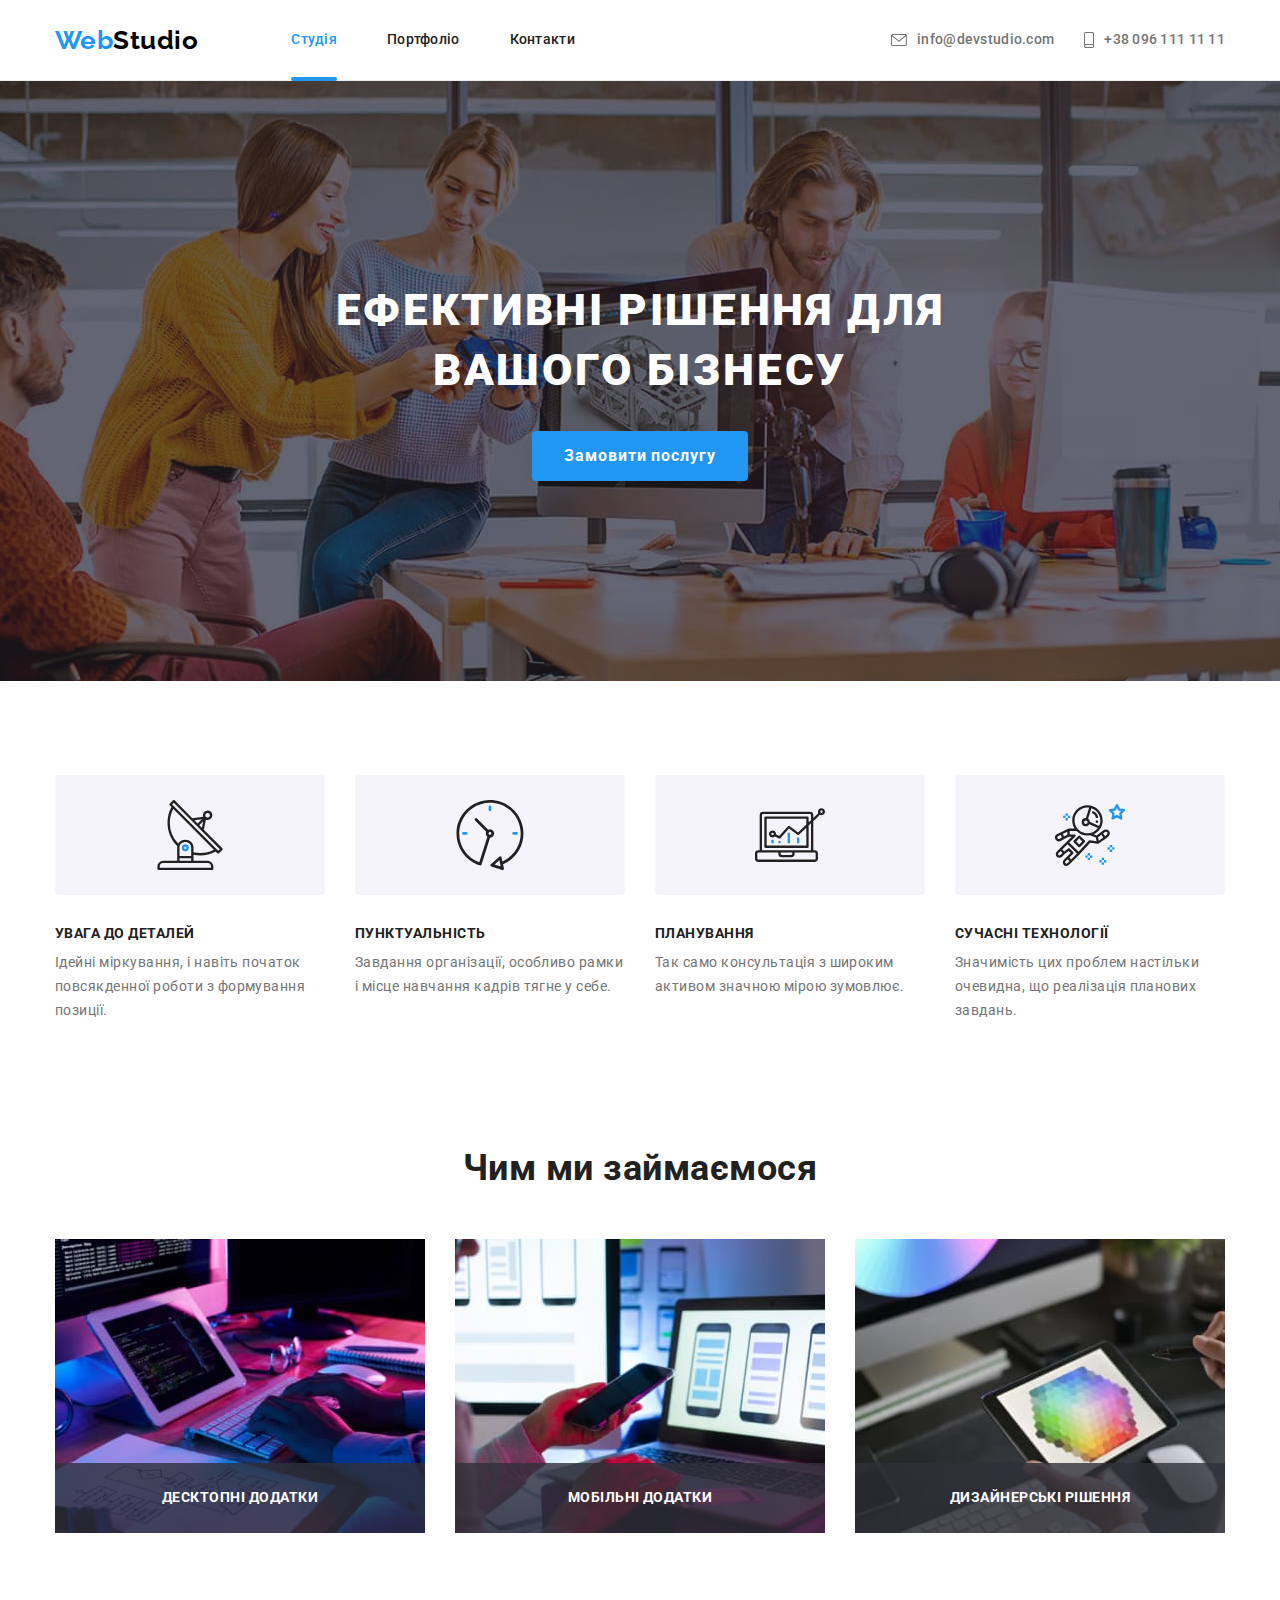
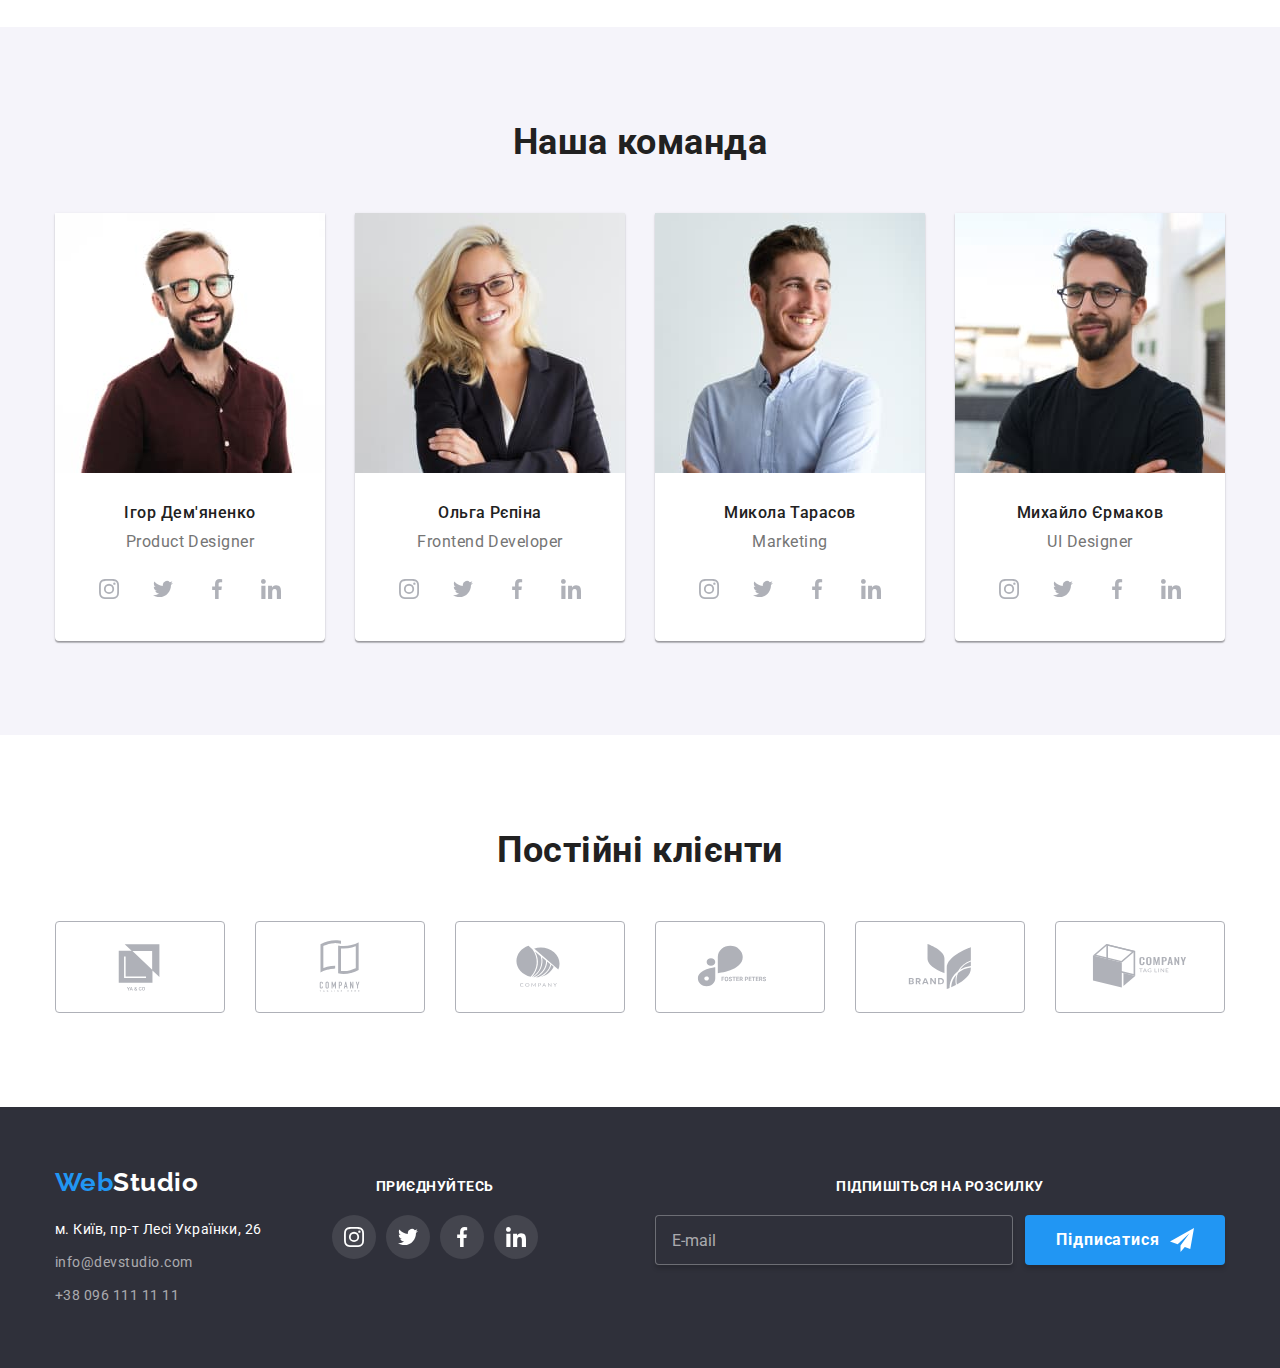
<file: index.html>
<!DOCTYPE html>
<html lang="uk">
  <head>
    <meta charset="UTF-8" />
    <meta http-equiv="X-UA-Compatible" content="IE=edge" />
    <meta name="viewport" content="width=device-width, initial-scale=1.0" />
    <title>WebStudio</title>
    <link rel="preconnect" href="https://fonts.googleapis.com" />
    <link rel="preconnect" href="https://fonts.gstatic.com" crossorigin />
    <link
      href="https://fonts.googleapis.com/css2?family=Raleway:wght@700&family=Roboto:wght@400;500;700;900&display=swap"
      rel="stylesheet"
    />
    <link
      rel="stylesheet"
      href="https://cdn.jsdelivr.net/npm/modern-normalize@1.1.0/modern-normalize.min.css"
    />
    <link rel="stylesheet" href="./css/main.min.css" />
  </head>

  <body>
    <header class="page-header">
      <div class="container page-header__flex">
        <nav class="page-navigation">
          <a href="./index.html" class="logo link logo__top"
            >Web<span class="logo__header_dark">Studio</span></a
          >
          <ul class="site-nav list">
            <li class="site-nav__item">
              <a href="./index.html" class="link site-nav_current">Студія</a>
            </li>
            <li class="site-nav__item">
              <a href="./portfolio.html" class="link">Портфоліо</a>
            </li>
            <li class="site-nav__item"><a href="" class="link">Контакти</a></li>
          </ul>
        </nav>

        <button type="button" class="open-mobile-menu js-open-menu">
          <svg
            class="open-mobile-menu__icon"
            lang="en"
            aria-label="open mobile menu icon"
            width="40px"
            height="40px"
          >
            <use href="./images/icons.svg#icon-mobile-menu"></use>
          </svg>
        </button>

        <ul class="auth-nav list">
          <li class="site-nav__item">
            <a href="mailto:info@devstudio.com" class="link">
              <svg
                class="site-nav__mail"
                lang="en"
                aria-label="envelope icon"
                width="16px"
                height="12px"
              >
                <use href="./images/icons.svg#icon-envelope"></use>
              </svg>
              info@devstudio.com</a
            >
          </li>
          <li class="site-nav__item">
            <a href="tel:+380961111111" class="link">
              <svg
                class="site-nav__phone"
                lang="en"
                aria-label="smartphone icon"
                width="10px"
                height="16px"
              >
                <use href="./images/icons.svg#icon-smartphone"></use>
              </svg>
              +38 096 111 11 11</a
            >
          </li>
        </ul>
      </div>

      <!-- MOBILE MENU -->
      <div class="mobile-menu js-menu-container">
        <div class="container mobile-menu__container">
          <button type="button" class="mobile-menu__close-btn js-close-menu">
            <svg
              lang="en"
              aria-label="close menu btn icon"
              width="40px"
              height="40px"
              class="mobile-menu__close-btn-icon"
            >
              <use href="./images/icons.svg#icon-close"></use>
            </svg>
          </button>
          <ul class="list mob-site-nav">
            <li class="mob-site-nav__item">
              <a class="link mob-site-nav_current" href="./index.html"
                >Студія</a
              >
            </li>
            <li class="mob-site-nav__item">
              <a class="link" href="./portfolio.html">Портфоліо</a>
            </li>
            <li class="mob-site-nav__item">
              <a class="link" href="">Контакти</a>
            </li>
          </ul>

          <div class="mob-menu__wrapper">
            <ul class="list mob-auth-nav">
              <li class="mob-auth-nav__item">
                <a href="tel:+380961111111" class="link phone"
                  >+38 096 111 11 11</a
                >
              </li>
              <li class="mob-auth-nav__item">
                <a href="mailto:info@devstudio.com" class="link mail"
                  >info@devstudio.com</a
                >
              </li>
            </ul>

            <ul class="list mob-social-list">
              <li class="mob-social-list__item">
                <a href="" class="link mob-social-list__link">Instagram</a>
              </li>
              <li class="mob-social-list__item">
                <a href="" class="link mob-social-list__link">Twitter</a>
              </li>
              <li class="mob-social-list__item">
                <a href="" class="link mob-social-list__link">Facebook</a>
              </li>
              <li class="mob-social-list__item">
                <a href="" class="link mob-social-list__link">LinkedIn</a>
              </li>
            </ul>
          </div>
        </div>
      </div>
    </header>

    <main>
      <!-- Hero -->
      <section class="hero hero__overlay">
        <div class="container">
          <h1 class="hero__title">
            Ефективні рішення для <br />
            вашого бізнесу
          </h1>
          <button data-modal-open type="button" class="btn hero__btn">
            Замовити послугу
          </button>
        </div>
      </section>

      <!-- Наші переваги -->
      <section class="section section_top_padding">
        <div class="container">
          <h2 class="visually-hidden">Наші переваги</h2>
          <ul class="advantage list">
            <li class="advantage__element">
              <div class="advantage__thumb">
                <svg
                  lang="en"
                  aria-label="antenna icon"
                  width="70px"
                  height="70px"
                  class="advantage__icon"
                >
                  <use href="./images/icons.svg#icon-antenna"></use>
                </svg>
              </div>
              <h3 class="advantage__title">Увага до деталей</h3>
              <p class="advantage__paragraph">
                Ідейні міркування, і навіть початок повсякденної роботи з
                формування позиції.
              </p>
            </li>

            <li class="advantage__element">
              <div class="advantage__thumb">
                <svg
                  lang="en"
                  aria-label="clock icon"
                  width="70px"
                  height="70px"
                  class="advantage__icon"
                >
                  <use href="./images/icons.svg#icon-clock"></use>
                </svg>
              </div>
              <h3 class="advantage__title">Пунктуальність</h3>
              <p class="advantage__paragraph">
                Завдання організації, особливо рамки і місце навчання кадрів
                тягне у себе.
              </p>
            </li>

            <li class="advantage__element">
              <div class="advantage__thumb">
                <svg
                  lang="en"
                  aria-label="diagram icon"
                  width="70px"
                  height="70px"
                  class="advantage__icon"
                >
                  <use href="./images/icons.svg#icon-diagram"></use>
                </svg>
              </div>
              <h3 class="advantage__title">Планування</h3>
              <p class="advantage__paragraph">
                Так само консультація з широким активом значною мірою зумовлює.
              </p>
            </li>

            <li class="advantage__element">
              <div class="advantage__thumb">
                <svg
                  lang="en"
                  aria-label="astronaut icon"
                  width="70px"
                  height="70px"
                  class="advantage__icon"
                >
                  <use href="./images/icons.svg#icon-astronaut"></use>
                </svg>
              </div>
              <h3 class="advantage__title">Сучасні технології</h3>
              <p class="advantage__paragraph">
                Значимість цих проблем настільки очевидна, що реалізація
                планових завдань.
              </p>
            </li>
          </ul>
        </div>
      </section>

      <!-- Чим ми займаємося -->
      <section class="section section__hidden">
        <div class="container">
          <h2 class="section-title">Чим ми займаємося</h2>
          <ul class="list flex-container">
            <li class="flex-element">
              <img
                srcset="./images/desktop/box1-desk@2x.jpg 2x"
                src="./images/desktop/box1-desk.jpg"
                alt="Хтось друкує на клавіатурі"
              />
              <h3 class="flex-element-overlay">Десктопні додатки</h3>
            </li>
            <li class="flex-element">
              <img
                srcset="./images/desktop/box2-desk@2x.jpg 2x"
                src="./images/desktop/box2-desk.jpg"
                alt="Людина з телефоном та ноутбуком"
              />
              <h3 class="flex-element-overlay">Мобільні додатки</h3>
            </li>
            <li class="flex-element">
              <img
                srcset="./images/desktop/box3-desk@2x.jpg 2x"
                src="./images/desktop/box3-desk.jpg"
                alt="Планшет з різнокольоровим зображенням"
              />
              <h3 class="flex-element-overlay">Дизайнерські рішення</h3>
            </li>
          </ul>
        </div>
      </section>

      <!-- Наша команда -->
      <section class="team section">
        <div class="container">
          <h2 class="section-title">Наша команда</h2>
          <ul class="list flex-team">
            <li class="flex-team-element">
              <picture>
                <source
                  srcset="
                    ./images/desktop/img(1)-desk.jpg    1x,
                    ./images/desktop/img(1)-desk@2x.jpg 2x
                  "
                  media="(min-width: 1200px)"
                />
                <source
                  srcset="
                    ./images/tablet/img1-tab.jpg    1x,
                    ./images/tablet/img1-tab@2x.jpg 2x
                  "
                  media="(min-width: 768px)"
                />
                <source
                  srcset="
                    ./images/mobile/img(1)-mob.jpg    1x,
                    ./images/mobile/img(1)@2x-mob.jpg 2x
                  "
                  media="(max-width: 767px)"
                />
                <img
                  src="./images/mobile/img(1)-mob.jpg"
                  alt="Фото Ігоря Дем'яненко"
                  class="team-photo"
                />
              </picture>

              <div class="team-content">
                <h3 class="team-title">Ігор Дем'яненко</h3>
                <p lang="en" class="team-paragraph">Product Designer</p>
                <ul class="social-list">
                  <li class="social-list-item list">
                    <a href="" class="social-list-link">
                      <svg
                        lang="en"
                        aria-label="instagram icon"
                        width="20px"
                        height="20px"
                        class="social-list-icon"
                      >
                        <use href="./images/icons.svg#icon-instagram"></use>
                      </svg>
                    </a>
                  </li>
                  <li class="social-list-item list">
                    <a href="" class="social-list-link">
                      <svg
                        lang="en"
                        aria-label="twitter icon"
                        width="20px"
                        height="20px"
                        class="social-list-icon"
                      >
                        <use href="./images/icons.svg#icon-twitter"></use>
                      </svg>
                    </a>
                  </li>
                  <li class="social-list-item list">
                    <a href="" class="social-list-link">
                      <svg
                        lang="en"
                        aria-label="facebook icon"
                        width="20px"
                        height="20px"
                        class="social-list-icon"
                      >
                        <use href="./images/icons.svg#icon-facebook"></use>
                      </svg>
                    </a>
                  </li>
                  <li class="social-list-item list">
                    <a href="" class="social-list-link">
                      <svg
                        lang="en"
                        aria-label="linkedin icon"
                        width="20px"
                        height="20px"
                        class="social-list-icon"
                      >
                        <use href="./images/icons.svg#icon-linkedin"></use>
                      </svg>
                    </a>
                  </li>
                </ul>
              </div>
            </li>

            <li class="flex-team-element">
              <picture>
                <source
                  srcset="
                    ./images/desktop/img(2)-desk.jpg    1x,
                    ./images/desktop/img(2)-desk@2x.jpg 2x
                  "
                  media="(min-width: 1200px)"
                />
                <source
                  srcset="
                    ./images/tablet/img2-tab.jpg    1x,
                    ./images/tablet/img2-tab@2x.jpg 2x
                  "
                  media="(min-width: 768px)"
                />
                <source
                  srcset="
                    ./images/mobile/img(2)-mob.jpg    1x,
                    ./images/mobile/img(2)@2x-mob.jpg 2x
                  "
                  media="(max-width: 767px)"
                />
                <img
                  src="./images/mobile/img(2)-mob.jpg"
                  alt="Фото Ольги Рєпіної"
                  class="team-photo"
                />
              </picture>
              <div class="team-content">
                <h3 class="team-title">Ольга Рєпіна</h3>
                <p lang="en" class="team-paragraph">Frontend Developer</p>
                <ul class="social-list">
                  <li class="social-list-item list">
                    <a href="" class="social-list-link">
                      <svg
                        lang="en"
                        aria-label="instagram icon"
                        width="20px"
                        height="20px"
                        class="social-list-icon"
                      >
                        <use href="./images/icons.svg#icon-instagram"></use>
                      </svg>
                    </a>
                  </li>
                  <li class="social-list-item list">
                    <a href="" class="social-list-link">
                      <svg
                        lang="en"
                        aria-label="twitter icon"
                        width="20px"
                        height="20px"
                        class="social-list-icon"
                      >
                        <use href="./images/icons.svg#icon-twitter"></use>
                      </svg>
                    </a>
                  </li>
                  <li class="social-list-item list">
                    <a href="" class="social-list-link">
                      <svg
                        lang="en"
                        aria-label="facebook icon"
                        width="20px"
                        height="20px"
                        class="social-list-icon"
                      >
                        <use href="./images/icons.svg#icon-facebook"></use>
                      </svg>
                    </a>
                  </li>
                  <li class="social-list-item list">
                    <a href="" class="social-list-link">
                      <svg
                        lang="en"
                        aria-label="linkedin icon"
                        width="20px"
                        height="20px"
                        class="social-list-icon"
                      >
                        <use href="./images/icons.svg#icon-linkedin"></use>
                      </svg>
                    </a>
                  </li>
                </ul>
              </div>
            </li>

            <li class="flex-team-element">
              <picture>
                <source
                  srcset="
                    ./images/desktop/img(3)-desk.jpg    1x,
                    ./images/desktop/img(3)-desk@2x.jpg 2x
                  "
                  media="(min-width: 1200px)"
                />
                <source
                  srcset="
                    ./images/tablet/img3-tab.jpg    1x,
                    ./images/tablet/img3-tab@2x.jpg 2x
                  "
                  media="(min-width: 768px)"
                />
                <source
                  srcset="
                    ./images/mobile/img3-mob.jpg    1x,
                    ./images/mobile/img3@2x-mob.jpg 2x
                  "
                  media="(max-width: 767px)"
                />
                <img
                  src="./images/mobile/img3-mob.jpg"
                  alt="Фото Миколи Тарасова"
                  class="team-photo"
                />
              </picture>

              <div class="team-content">
                <h3 class="team-title">Микола Тарасов</h3>
                <p lang="en" class="team-paragraph">Marketing</p>
                <ul class="social-list">
                  <li class="social-list-item list">
                    <a href="" class="social-list-link">
                      <svg
                        lang="en"
                        aria-label="instagram icon"
                        width="20px"
                        height="20px"
                        class="social-list-icon"
                      >
                        <use href="./images/icons.svg#icon-instagram"></use>
                      </svg>
                    </a>
                  </li>
                  <li class="social-list-item list">
                    <a href="" class="social-list-link">
                      <svg
                        lang="en"
                        aria-label="twitter icon"
                        width="20px"
                        height="20px"
                        class="social-list-icon"
                      >
                        <use href="./images/icons.svg#icon-twitter"></use>
                      </svg>
                    </a>
                  </li>
                  <li class="social-list-item list">
                    <a href="" class="social-list-link">
                      <svg
                        lang="en"
                        aria-label="facebook icon"
                        width="20px"
                        height="20px"
                        class="social-list-icon"
                      >
                        <use href="./images/icons.svg#icon-facebook"></use>
                      </svg>
                    </a>
                  </li>
                  <li class="social-list-item list">
                    <a href="" class="social-list-link">
                      <svg
                        lang="en"
                        aria-label="linkedin icon"
                        width="20px"
                        height="20px"
                        class="social-list-icon"
                      >
                        <use href="./images/icons.svg#icon-linkedin"></use>
                      </svg>
                    </a>
                  </li>
                </ul>
              </div>
            </li>

            <li class="flex-team-element">
              <picture>
                <source
                  srcset="
                    ./images/desktop/img(4)-desk.jpg    1x,
                    ./images/desktop/img(4)-desk@2x.jpg 2x
                  "
                  media="(min-width: 1200px)"
                />
                <source
                  srcset="
                    ./images/tablet/img4-tab.jpg    1x,
                    ./images/tablet/img4-tab@2x.jpg 2x
                  "
                  media="(min-width: 768px)"
                />
                <source
                  srcset="
                    ./images/mobile/img4-mob.jpg    1x,
                    ./images/mobile/img4@2x-mob.jpg 2x
                  "
                  media="(max-width: 767px)"
                />
                <img
                  src="./images/our-team/img(4).jpg"
                  alt="Фото Михайла Єрмакова"
                  class="team-photo"
                />
              </picture>
              <div class="team-content">
                <h3 class="team-title">Михайло Єрмаков</h3>
                <p lang="en" class="team-paragraph">UI Designer</p>
                <ul class="social-list">
                  <li class="social-list-item list">
                    <a href="" class="social-list-link">
                      <svg
                        lang="en"
                        aria-label="instagram icon"
                        width="20px"
                        height="20px"
                        class="social-list-icon"
                      >
                        <use href="./images/icons.svg#icon-instagram"></use>
                      </svg>
                    </a>
                  </li>
                  <li class="social-list-item list">
                    <a href="" class="social-list-link">
                      <svg
                        lang="en"
                        aria-label="twitter icon"
                        width="20px"
                        height="20px"
                        class="social-list-icon"
                      >
                        <use href="./images/icons.svg#icon-twitter"></use>
                      </svg>
                    </a>
                  </li>
                  <li class="social-list-item list">
                    <a href="" class="social-list-link">
                      <svg
                        lang="en"
                        aria-label="facebook icon"
                        width="20px"
                        height="20px"
                        class="social-list-icon"
                      >
                        <use href="./images/icons.svg#icon-facebook"></use>
                      </svg>
                    </a>
                  </li>
                  <li class="social-list-item list">
                    <a href="" class="social-list-link">
                      <svg
                        lang="en"
                        aria-label="linkedin icon"
                        width="20px"
                        height="20px"
                        class="social-list-icon"
                      >
                        <use href="./images/icons.svg#icon-linkedin"></use>
                      </svg>
                    </a>
                  </li>
                </ul>
              </div>
            </li>
          </ul>
        </div>
      </section>

      <!-- Постійні клієнти -->
      <section class="section section_top_padding">
        <div class="container">
          <h2 class="section-title">Постійні клієнти</h2>
          <ul class="client">
            <li class="client__item list">
              <a href="" class="client__link">
                <svg
                  lang="en"
                  aria-label="client1 icon"
                  width="106px"
                  height="60px"
                  class="client__icon"
                >
                  <use href="./images/icons.svg#icon-client1"></use>
                </svg>
              </a>
            </li>

            <li class="client__item list">
              <a href="" class="client__link">
                <svg
                  lang="en"
                  aria-label="client2 icon"
                  width="106px"
                  height="60px"
                  class="client__icon"
                >
                  <use href="./images/icons.svg#icon-client2"></use>
                </svg>
              </a>
            </li>

            <li class="client__item list">
              <a href="" class="client__link">
                <svg
                  lang="en"
                  aria-label="client3 icon"
                  width="106px"
                  height="60px"
                  class="client__icon"
                >
                  <use href="./images/icons.svg#icon-client3"></use>
                </svg>
              </a>
            </li>

            <li class="client__item list">
              <a href="" class="client__link">
                <svg
                  lang="en"
                  aria-label="client4 icon"
                  width="106px"
                  height="60px"
                  class="client__icon"
                >
                  <use href="./images/icons.svg#icon-client4"></use>
                </svg>
              </a>
            </li>

            <li class="client__item list">
              <a href="" class="client__link">
                <svg
                  lang="en"
                  aria-label="client5 icon"
                  width="106px"
                  height="60px"
                  class="client__icon"
                >
                  <use href="./images/icons.svg#icon-client5"></use>
                </svg>
              </a>
            </li>

            <li class="client__item list">
              <a href="" class="client__link">
                <svg
                  lang="en"
                  aria-label="client6 icon"
                  width="106px"
                  height="60px"
                  class="client__icon"
                >
                  <use href="./images/icons.svg#icon-client6"></use>
                </svg>
              </a>
            </li>
          </ul>
        </div>
      </section>
    </main>

    <footer class="footer">
      <div class="container footer-flex">
        <div class="footer-wrapper">
          <a href="./index.html" class="logo link logo-bottom"
            >Web<span class="logo-footer">Studio</span></a
          >

          <address>
            <ul class="list address">
              <li class="footer-contacts">
                <a
                  href="https://goo.gl/maps/CPtrU1FHBa2aNyZL9"
                  target="_blank"
                  rel="noopener noreferrer nofollow"
                  class="location link"
                  >м. Київ, пр-т Лесі Українки, 26</a
                >
              </li>
              <li class="footer-contacts">
                <a href="mailto:info@devstudio.com" class="link contacts"
                  >info@devstudio.com</a
                >
              </li>
              <li class="footer-contacts">
                <a href="tel:+380961111111" class="link contacts"
                  >+38 096 111 11 11</a
                >
              </li>
            </ul>
          </address>
        </div>

        <div class="join">
          <h3 class="join-title">Приєднуйтесь</h3>
          <ul class="social-list">
            <li class="social-list-item list">
              <a href="" class="social-list-link">
                <svg
                  lang="en"
                  aria-label="instagram icon"
                  width="20px"
                  height="20px"
                  class="social-list-icon"
                >
                  <use href="./images/icons.svg#icon-instagram"></use>
                </svg>
              </a>
            </li>
            <li class="social-list-item list">
              <a href="" class="social-list-link">
                <svg
                  lang="en"
                  aria-label="twitter icon"
                  width="20px"
                  height="20px"
                  class="social-list-icon"
                >
                  <use href="./images/icons.svg#icon-twitter"></use>
                </svg>
              </a>
            </li>
            <li class="social-list-item list">
              <a href="" class="social-list-link">
                <svg
                  lang="en"
                  aria-label="facebook icon"
                  width="20px"
                  height="20px"
                  class="social-list-icon"
                >
                  <use href="./images/icons.svg#icon-facebook"></use>
                </svg>
              </a>
            </li>
            <li class="social-list-item list">
              <a href="" class="social-list-link">
                <svg
                  lang="en"
                  aria-label="linkedin icon"
                  width="20px"
                  height="20px"
                  class="social-list-icon"
                >
                  <use href="./images/icons.svg#icon-linkedin"></use>
                </svg>
              </a>
            </li>
          </ul>
        </div>
        <div class="mail-input-wrapper">
          <p class="mail-input-title">Підпишіться на розсилку</p>
          <form class="mail-input">
            <label class="mail-input-field">
              <input
                type="email"
                class="mail-input-input"
                pattern="[a-z0-9._%+-]+@[a-z0-9.-]+\.[a-z]{2,4}$"
                name="user_email"
                placeholder="E-mail"
              />
            </label>
            <button type="submit" class="mail-input-btn">
              <span class="mail-input-btn-text">Підписатися</span>
              <svg
                lang="en"
                aria-label="mail input send icon"
                width="24px"
                height="24px"
                class="send-icon"
              >
                <use href="./images/icons.svg#icon-send"></use>
              </svg>
            </button>
          </form>
        </div>
      </div>
    </footer>

    <!-- Модальне вікно -->
    <div data-modal class="backdrop is-hidden">
      <div class="modal">
        <button data-modal-close type="button" class="modal-close-btn">
          <svg
            lang="en"
            aria-label="close modal window icon"
            width="18px"
            height="18px"
            class="close-icon"
          >
            <use href="./images/icons.svg#icon-close"></use>
          </svg>
        </button>

        <p class="modal-form-title">Залиште свої дані, ми вам передзвонимо</p>
        <form class="modal-form">
          <label class="modal-form-field">
            <span class="modal-form-field-name">Ім'я</span>
            <span class="modal-form-input-wrapper">
              <input
                type="text"
                class="modal-form-input"
                pattern="[a-zA-Zа-яА-ЯіІїЇ']+"
                name="user_name"
              />
              <svg
                lang="en"
                aria-label="person icon"
                width="18px"
                height="18px"
                class="modal-form-input-icon"
              >
                <use href="./images/icons.svg#icon-person-modal"></use>
              </svg>
            </span>
          </label>
          <label class="modal-form-field">
            <span class="modal-form-field-name">Телефон</span>
            <span class="modal-form-input-wrapper">
              <input
                type="tel"
                class="modal-form-input"
                pattern="[0-9]{3}-[0-9]{7}"
                title="xxx-xxxxxxx"
                name="user_phone"
              />
              <svg
                lang="en"
                aria-label="phone icon"
                width="18px"
                height="18px"
                class="modal-form-input-icon"
              >
                <use href="./images/icons.svg#icon-phone-modal"></use>
              </svg>
            </span>
          </label>
          <label class="modal-form-field">
            <span class="modal-form-field-name">Пошта</span>
            <span class="modal-form-input-wrapper">
              <input
                type="email"
                class="modal-form-input"
                pattern="[a-z0-9._%+-]+@[a-z0-9.-]+\.[a-z]{2,4}$"
                name="user_email"
              />
              <svg
                lang="en"
                aria-label="email icon"
                width="18px"
                height="18px"
                class="modal-form-input-icon"
              >
                <use href="./images/icons.svg#icon-email-modal"></use>
              </svg>
            </span>
          </label>
          <label class="modal-form-field last">
            <span class="modal-form-field-name">Коментар</span>
            <textarea
              name="user_message"
              class="modal-form-message"
              placeholder="Введіть текст"
            ></textarea>
          </label>
          <label class="modal-form-checkbox">
            <input
              type="checkbox"
              class="modal-form-check visually-hidden"
              name="contract_conditions"
              required
            />
            <svg
              class="modal-form-own-checkbox"
              lang="en"
              aria-label="check icon"
              width="16px"
              height="15px"
            >
              <use
                class="modal-form-own-checkbox-icon"
                href="./images/icons.svg#icon-check"
              ></use>
            </svg>
            <span class="modal-form-checkbox-text"
              >Погоджуюся з розсилкою та приймаю</span
            >&nbsp;
            <a class="modal-form-checkbox-link" href="">Умови договору</a>
          </label>
          <button type="submit" class="modal-form-submit">Відправити</button>
        </form>
      </div>
    </div>

    <script src="./js/modal.js"></script>

    <script defer src="js/mobile-menu.js"></script>
  </body>
</html>
</file>
<file: css/main.min.css>
:root{--main-font: roboto, sans-serif;--secondary-font: raleway, sans-serif;--main-text-color: #212121;--secondary-text-color: #757575;--accent-blue: #2196f3;--accent-white: #ffffff;--bgc-footer: #2f303a;--bgc-hero: #c4c4c4;--text-color-contacts: rgba(255, 255, 255, 0.6);--bgc-team-btn-portfolio: #f5f4fa;--text-color-logo-header: #000000;--btn-active: #188ce8;--header-border: #ececec;--portfolio-element-border: #eeeeee;--social-link-color: #afb1b8;--social-link-bgc-footer: rgba(255, 255, 255, 0.1);--box-shadow: rgba(0, 0, 0, 0.25);--transition-dur-func: 250ms cubic-bezier(0.4, 0, 0.2, 1)}.client__link,.modal-form-checkbox,.modal-close-btn,.social-list-link{display:flex;align-items:center;justify-content:center}.visually-hidden{position:absolute;white-space:nowrap;width:1px;height:1px;overflow:hidden;border:0;padding:0;clip:rect(0 0 0 0);clip-path:inset(50%);margin:-1px}body{color:var(--main-text-color);background-color:var(--accent-white);font-family:var(--main-font);letter-spacing:.03em}img{display:block;max-width:100%;height:auto}html{box-sizing:border-box}*,*::before,*::after{box-sizing:inherit}h1,h2,h3,p{margin-top:0;margin-bottom:0}ul{margin-top:0;margin-bottom:0;padding-left:0}.list{list-style:none}.link{text-decoration:none;display:block}.section{padding-bottom:60px}.section.section_top_padding{padding-top:60px}@media screen and (min-width: 1200px){.section{padding-bottom:94px}.section.section_top_padding{padding-top:94px}}.container{padding-left:15px;padding-right:15px}@media screen and (min-width: 480px){.container{width:480px;margin-left:auto;margin-right:auto}}@media screen and (min-width: 768px){.container{width:768px}}@media screen and (min-width: 1200px){.container{width:1200px}}@media screen and (max-width: 767px){.mobile-menu{position:fixed;top:0;left:0;z-index:100;width:100%;height:100%;background-color:var(--accent-white);opacity:0;visibility:hidden;pointer-events:none;transition:opacity var(--transition-dur-func),visibility var(--transition-dur-func)}.mobile-menu__container{display:flex;flex-direction:column;position:relative;padding-left:40px;height:100%}.mobile-menu.is-open{opacity:1;visibility:visible;pointer-events:auto}.mobile-menu__close-btn{position:absolute;top:10px;right:15px;background-color:rgba(0,0,0,0);border:0;padding:0;line-height:0;fill:currentColor}.mobile-menu__close-btn-icon{color:var(--main-text-color);transition:color var(--transition-dur-func)}.mobile-menu__close-btn:hover .mobile-menu__close-btn-icon,.mobile-menu__close-btn:focus .mobile-menu__close-btn-icon,.mobile-menu__close-btn:active .mobile-menu__close-btn-icon{color:var(--accent-blue)}}.logo{color:var(--accent-blue);font-family:var(--secondary-font);font-weight:700;font-size:24px;line-height:1.17}.logo__header_dark{color:var(--text-color-logo-header)}.logo-footer{color:var(--accent-white)}.logo-bottom{margin-bottom:20px}@media screen and (min-width: 768px){.logo__top{margin-right:87px}.logo-bottom{margin-left:115px}}@media screen and (min-width: 1200px){.logo{font-size:26px;line-height:1.19}.logo__top{margin-right:93px}.logo-bottom{margin-left:0}}.section-title{font-weight:700;text-align:center;font-size:28px;line-height:1.18;margin-bottom:30px}@media screen and (min-width: 1200px){.section-title{font-size:36px;line-height:1.17;margin-bottom:50px}}.btn{color:var(--main-text-color);background-color:var(--accent-white);cursor:pointer;border-radius:4px;border:none;display:inline-block}.btn.hero__btn{color:var(--accent-white);background-color:var(--accent-blue);font-size:16px;font-weight:700;line-height:1.875;letter-spacing:.06em;padding:10px 24px;min-width:200px;transition:color var(--transition-dur-func),background-color var(--transition-dur-func)}.btn.hero__btn:hover,.btn.hero__btn:focus{color:var(--accent-white);background-color:var(--btn-active)}@media screen and (min-width: 1200px){.btn.hero__btn{padding:10px 32px;min-width:216px}}.social-list{display:flex;justify-content:center;column-gap:10px}.social-list-link{width:44px;height:44px;border-radius:50%;background-color:var(--accent-white);color:var(--social-link-color);transition:color var(--transition-dur-func),background-color var(--transition-dur-func)}.social-list-link:hover,.social-list-link:focus{color:var(--accent-white);background-color:var(--accent-blue)}.join .social-list-link{color:var(--accent-white);background-color:var(--social-link-bgc-footer);transition:color var(--transition-dur-func),background-color var(--transition-dur-func)}.join .social-list-link:hover,.join .social-list-link:focus{color:var(--accent-white);background-color:var(--accent-blue)}.social-list-icon{fill:currentColor}.backdrop{position:fixed;top:0;left:0;z-index:100;width:100%;height:100%;background-color:rgba(0,0,0,.2);transition:opacity 250ms ease,visibility 250ms ease,transform 250ms linear}.backdrop.is-hidden{opacity:0;visibility:hidden;pointer-events:none;transform:scale(0)}.modal{position:absolute;top:50%;left:50%;transform:translate(-50%, -50%);padding:40px;background-color:var(--accent-white)}.modal-close-btn{position:absolute;top:8px;right:8px;padding:0;width:30px;height:30px;border-radius:50%;border:1px solid rgba(0,0,0,.1);background-color:rgba(0,0,0,0);cursor:pointer;fill:currentColor}.close-icon{color:var(--text-color-logo-header)}@media screen and (max-width: 479px){.modal{width:100%;min-height:609px}}@media screen and (min-width: 480px){.modal{width:450px;height:609px}}@media screen and (min-width: 1200px){.modal{width:528px;height:581px}.close-icon{transition:color var(--transition-dur-func)}.modal-close-btn:hover .close-icon,.modal-close-btn:focus .close-icon{color:var(--accent-blue)}}.modal-form-title{font-weight:700;font-size:20px;text-align:center;margin-bottom:12px}.modal-form{display:flex;flex-direction:column}.modal-form-field{margin-bottom:10px}.modal-form-field.last{margin-bottom:20px}.modal-form-field-name{display:block;font-weight:400;font-size:12px;line-height:1.17;letter-spacing:.01em;color:var(--secondary-text-color);margin-bottom:4px}.modal-form-input-wrapper{position:relative;display:block;color:var(--main-text-color)}.modal-form-input{width:100%;height:40px;border:1px solid rgba(33,33,33,.2);border-radius:4px;padding-left:42px;cursor:pointer;transition:border-color var(--transition-dur-func)}.modal-form-input:focus{outline:none;border-color:var(--accent-blue)}.modal-form-input-icon{position:absolute;top:50%;left:12px;transform:translateY(-50%);fill:currentColor;transition:color var(--transition-dur-func)}.modal-form-input:focus+.modal-form-input-icon{color:var(--accent-blue)}.modal-form-message{width:100%;height:120px;border:1px solid rgba(33,33,33,.2);border-radius:4px;padding:12px 16px;resize:none;transition:border-color var(--transition-dur-func)}.modal-form-message::placeholder{letter-spacing:.01em;color:rgba(117,117,117,.5)}.modal-form-message:focus{outline:none;border-color:var(--accent-blue)}.modal-form-checkbox{margin-bottom:30px}.modal-form-own-checkbox{border:2px solid var(--main-text-color);border-radius:2px;cursor:pointer;margin-right:8px;transition:box-shadow var(--transition-dur-func)}.modal-form-check:checked+.modal-form-own-checkbox{border:none}.modal-form-check:focus+.modal-form-own-checkbox{box-shadow:0 0 0 1.5px var(--text-color-logo-header)}.modal-form-own-checkbox-icon{display:none}.modal-form-check:checked+.modal-form-own-checkbox .modal-form-own-checkbox-icon{display:block}.modal-form-checkbox-text{color:var(--secondary-text-color)}.modal-form-checkbox-link{color:var(--accent-blue)}.modal-form-submit{color:var(--accent-white);background-color:var(--accent-blue);cursor:pointer;border-radius:4px;border:none;display:inline-block;font-weight:700;font-size:16px;line-height:1.88;letter-spacing:.06em;padding:10px 52px;min-width:200px;align-self:center;box-shadow:0px 4px 4px rgba(0,0,0,.15);transition:color var(--transition-dur-func),background-color var(--transition-dur-func)}.modal-form-submit:hover,.modal-form-submit:focus{color:var(--accent-white);background-color:var(--btn-active)}@media screen and (max-width: 1199px){.modal-form-title{line-height:1.5}.modal-form-message::placeholder{font-size:14px;line-height:1.14}.modal-form-checkbox-text,.modal-form-checkbox-link{font-size:12px;line-height:1.17}}@media screen and (min-width: 1200px){.modal-form-title{line-height:1.15}.modal-form-message::placeholder{font-size:12px;line-height:1.17}.modal-form-checkbox-text,.modal-form-checkbox-link{font-size:14px;line-height:1.71}}@media screen and (max-width: 767px){.site-nav{display:none}.auth-nav{display:none}.page-header{padding-top:10px;padding-bottom:10px}.page-header .open-mobile-menu{line-height:0;border:none;background-color:rgba(0,0,0,0);padding:0}.page-header .mob-site-nav .link{color:var(--main-text-color);font-weight:500;font-size:40px;line-height:1.175;letter-spacing:.02em}.page-header .mob-site-nav .mob-site-nav_current{color:var(--accent-blue)}.page-header .mob-site-nav__item:first-child{padding-top:48px}.page-header .mob-site-nav__item:not(:last-child){margin-bottom:32px}.page-header .mob-auth-nav .phone{font-weight:500;font-size:34px;line-height:1.18;letter-spacing:.02em;color:var(--accent-blue);margin-bottom:32px}.page-header .mob-auth-nav .mail{font-weight:500;font-size:24px;line-height:1.17;letter-spacing:.02em;color:var(--secondary-text-color);margin-bottom:64px}.page-header .mob-menu__wrapper{margin-top:auto}.page-header .mob-social-list{display:flex;flex-wrap:wrap;margin-bottom:48px}.page-header .mob-social-list__link{font-weight:500;font-size:18px;line-height:1.22;letter-spacing:.02em;color:var(--accent-blue);align-items:baseline}.page-header .mob-social-list__item:not(:last-child){margin-right:10px;padding-right:10px;border-right:1px solid rgba(33,33,33,.2)}}.page-header{background-color:var(--accent-white);border-bottom:1px solid var(--header-border)}.page-header__flex{display:flex;align-items:center;justify-content:space-between}@media screen and (min-width: 768px){.mob-site-nav,.mob-auth-nav,.mob-social-list,.open-mobile-menu,.mobile-menu__close-btn{display:none}.page-header__flex{justify-content:flex-start}.page-navigation{display:flex;align-items:center}.site-nav{display:flex}.site-nav .site-nav__item:not(:last-child){margin-right:50px}.site-nav .link{position:relative;display:block;padding-top:32px;padding-bottom:32px;color:var(--main-text-color);font-weight:500;font-size:14px;line-height:1.14;letter-spacing:.02em;transition:color var(--transition-dur-func)}.site-nav .link:hover,.site-nav .link:focus{color:var(--accent-blue)}.site-nav .site-nav_current{color:var(--accent-blue)}.site-nav .site-nav_current::after{position:absolute;left:0;bottom:-1px;display:block;width:100%;height:4px;background-color:var(--accent-blue);border-radius:2px;content:""}.auth-nav{display:flex;flex-direction:column;margin-left:auto}.auth-nav .link{display:flex;align-items:center;color:var(--secondary-text-color);font-weight:500;font-size:12px;line-height:1.17;letter-spacing:.02em;transition:color var(--transition-dur-func)}.auth-nav .link:hover,.auth-nav .link:focus{color:var(--accent-blue)}.auth-nav .site-nav__item:not(:last-child){margin-bottom:10px}.auth-nav .site-nav__mail,.auth-nav .site-nav__phone{fill:currentColor;margin-right:8px}}@media screen and (min-width: 1200px){.page-header{padding:0}.auth-nav{flex-direction:row;align-items:center}.auth-nav .site-nav__item.site-nav__item:not(:last-child){margin-right:30px}.auth-nav .link{justify-content:center;padding-top:32px;padding-bottom:32px;font-size:14px;line-height:1.14}.auth-nav .site-nav__item:not(:last-child){margin-bottom:0}.auth-nav .site-nav__mail,.auth-nav .site-nav__phone{margin-right:10px}}.hero{text-align:center;padding-top:118px;padding-bottom:118px}.hero__title{color:var(--accent-white);font-weight:900;font-size:26px;line-height:1.62;letter-spacing:.06em;text-transform:uppercase;margin-bottom:30px}.hero__overlay{margin-left:auto;margin-right:auto;background-repeat:no-repeat;background-position:center;background-size:cover;background-color:var(--bgc-hero)}@media screen and (max-width: 767px){.hero__overlay{max-width:480px;height:400px;background-image:linear-gradient(rgba(47, 48, 58, 0.4), rgba(47, 48, 58, 0.4)),url(../images/mobile/hero-mob.jpg)}}@media screen and (min-device-pixel-ratio: 2)and (max-width: 767px),screen and (min-resolution: 192dpi)and (max-width: 767px),screen and (min-resolution: 2dppx)and (max-width: 767px){.hero__overlay{background-image:linear-gradient(rgba(47, 48, 58, 0.4), rgba(47, 48, 58, 0.4)),url(../images/mobile/hero@2x-mob.jpg)}}@media screen and (min-width: 768px){.hero__overlay{max-width:768px;height:400px;background-image:linear-gradient(rgba(47, 48, 58, 0.4), rgba(47, 48, 58, 0.4)),url(../images/tablet/hero-tab.jpg)}}@media screen and (min-device-pixel-ratio: 2)and (min-width: 768px),screen and (min-resolution: 192dpi)and (min-width: 768px),screen and (min-resolution: 2dppx)and (min-width: 768px){.hero__overlay{background-image:linear-gradient(rgba(47, 48, 58, 0.4), rgba(47, 48, 58, 0.4)),url(../images/tablet/hero-tab@2x.jpg)}}@media screen and (min-width: 1200px){.hero{padding-top:200px;padding-bottom:200px}.hero__title{font-size:44px;line-height:1.36}.hero__overlay{max-width:1600px;height:600px;background-image:linear-gradient(rgba(47, 48, 58, 0.4), rgba(47, 48, 58, 0.4)),url(../images/desktop/hero-desk.jpg)}}@media screen and (min-device-pixel-ratio: 2)and (min-width: 1200px),screen and (min-resolution: 192dpi)and (min-width: 1200px),screen and (min-resolution: 2dppx)and (min-width: 1200px){.hero__overlay{background-image:linear-gradient(rgba(47, 48, 58, 0.4), rgba(47, 48, 58, 0.4)),url(../images/desktop/hero-desk@2x.jpg)}}.advantage__element{width:100%;margin-bottom:30px}.advantage__element:last-child{margin-bottom:0}.advantage__title{font-size:14px;font-weight:700;line-height:1.1428571429;text-transform:uppercase;margin-bottom:10px;text-align:center}.advantage__paragraph{color:var(--secondary-text-color);font-size:14px;line-height:1.71}.advantage__thumb{display:flex;align-items:center;justify-content:center;max-width:450px;height:120px;border-radius:4px;background-color:var(--bgc-team-btn-portfolio);margin-bottom:30px}@media screen and (min-width: 768px){.advantage{display:flex;flex-wrap:wrap;column-gap:30px}.advantage__element{width:354px}.advantage__element:nth-last-child(-n+2){margin-bottom:0}.advantage__title{text-align:start}.advantage__thumb{width:354px}}@media screen and (min-width: 1200px){.advantage{flex-wrap:wrap;column-gap:30px}.advantage__element{width:270px}.advantage__element:last-child{margin-right:0}.advantage__thumb{width:270px}}@media screen and (max-width: 1199px){.section__hidden{display:none}}@media screen and (min-width: 1200px){.section__hidden{display:block}.flex-container{display:flex;flex-wrap:wrap}.flex-element{width:370px;margin-right:30px;margin-bottom:30px;position:relative}.flex-element:nth-child(3n){margin-right:0}.flex-element:nth-last-child(-n+3){margin-bottom:0}.flex-element-overlay{position:absolute;bottom:0;left:0;width:100%;height:70px;display:flex;justify-content:center;align-items:center;font-weight:700;font-size:14px;line-height:1.14px;text-align:center;text-transform:uppercase;color:var(--accent-white);background-color:rgba(47,48,58,.8);overflow:auto}}.team-content{padding-top:30px;padding-bottom:24px;text-align:center}.team-title{color:var(--main-text-color);font-weight:500;font-size:16px;line-height:1.19;margin-bottom:10px}.team-paragraph{color:var(--secondary-text-color);font-size:16px;line-height:1.19;margin-bottom:16px}.section.team{background-color:var(--bgc-team-btn-portfolio);padding-top:60px}.flex-team-element{margin-bottom:30px;background-color:var(--accent-white);border-radius:0px 0px 4px 4px;box-shadow:0px 1px 3px rgba(0,0,0,.12),0px 1px 1px rgba(0,0,0,.14),0px 2px 1px rgba(0,0,0,.2)}.flex-team-element:last-child{margin-bottom:0}@media screen and (min-width: 768px){.team-photo{width:100%}.flex-team{display:flex;flex-wrap:wrap;column-gap:30px}.flex-team-element{width:354px;margin-bottom:30px}.flex-team-element:nth-last-child(-n+2){margin-bottom:0}}@media screen and (min-width: 1200px){.flex-team{display:flex;flex-wrap:nowrap}.team-content{padding-bottom:30px}.section.team{padding-top:94px}.flex-team-element{width:270px;margin-bottom:0}}.client{display:flex;justify-content:center;column-gap:30px;row-gap:30px}.client__link{height:92px;border:1px solid var(--social-link-color);color:var(--social-link-color);border-radius:4px;transition:color var(--transition-dur-func),border var(--transition-dur-func)}.client__icon{fill:currentColor}@media screen and (max-width: 767px){.client{flex-wrap:wrap}.client__link{width:210px}.client__link:active{color:var(--accent-blue);border:1px solid var(--accent-blue)}}@media screen and (min-width: 768px){.client{flex-wrap:wrap}.client__link{width:226px}.client__link:active{color:var(--accent-blue);border:1px solid var(--accent-blue)}}@media screen and (min-width: 1200px){.client__link{width:170px}.client__link:hover,.client__link:focus{color:var(--accent-blue);border:1px solid var(--accent-blue)}}.examples-link{transition:box-shadow var(--transition-dur-func)}.examples-link:hover,.examples-link:focus{box-shadow:0px 4px 4px var(--box-shadow)}.examples-overlay{position:absolute;top:0;left:0;width:100%;height:100%;padding:63px 24px;font-size:18px;line-height:1.56;text-align:center;color:var(--accent-white);background-color:rgba(33,150,243,.9);overflow:auto;transform:translateY(100%);transition:transform 250ms linear}.examples-link:hover .examples-overlay,.examples-link:focus .examples-overlay{transform:translateY(0%)}.examples-title{color:var(--main-text-color);font-weight:700;font-size:18px;line-height:2;letter-spacing:.06em;margin-bottom:4px}.examples-paragraph{color:var(--secondary-text-color);font-size:16px;line-height:1.88}.elements-border{border:1px solid var(--portfolio-element-border);border-top:0;padding:20px 24px}.examples-wrapper{position:relative;overflow:hidden}.footer{background-color:var(--bgc-footer);padding-top:60px;padding-bottom:60px}.footer-contacts:not(:last-child){margin-bottom:8px}.location{color:var(--accent-white);font-size:14px;line-height:1.71;font-style:normal}.contacts{color:var(--text-color-contacts);font-size:14px;line-height:1.71;font-style:normal}.join-title{font-weight:700;font-size:14px;line-height:1.14;text-transform:uppercase;color:var(--accent-white);margin-bottom:20px}.mail-input-title{font-weight:700;font-size:14px;line-height:1.14;text-transform:uppercase;color:var(--accent-white);margin-bottom:20px}.mail-input{display:flex}.mail-input-input{height:50px;padding-left:16px;color:var(--accent-white);border:1px solid rgba(255,255,255,.3);box-shadow:0px 4px 4px rgba(0,0,0,.15);border-radius:4px;background-color:var(--bgc-footer)}.mail-input-input::placeholder{font-size:16px;line-height:1.25;color:var(--text-color-contacts)}.mail-input-btn{display:flex;align-items:center;justify-content:center;width:200px;height:50px;cursor:pointer;border:none;background-color:var(--accent-blue);border-radius:4px;box-shadow:0px 4px 4px rgba(0,0,0,.15)}.mail-input-btn-text{font-weight:700;font-size:16px;line-height:1.88;letter-spacing:.06em;color:var(--accent-white)}.send-icon{fill:var(--accent-white)}@media screen and (max-width: 767px){.location,.contacts,.join-title,.mail-input-title{text-align:center}.footer-wrapper{display:flex;flex-direction:column;align-items:center}.address,.join{margin-bottom:60px}.mail-input{flex-direction:column;align-items:center}.mail-input-input{max-width:450px;margin-bottom:20px}.mail-input-btn-text{padding-right:12px}}@media screen and (min-width: 768px){.footer-flex{display:flex;flex-wrap:wrap;align-items:baseline}.address{display:flex;flex-direction:column;align-items:center;margin-right:165px;margin-left:76px;margin-bottom:60px}.join,.mail-input-wrapper{display:flex;flex-direction:column;align-items:center;margin-right:auto;margin-left:auto}.mail-input{flex-direction:column;align-items:center}.mail-input-title{text-align:center}.mail-input-input{width:450px;margin-bottom:20px}.mail-input-btn-text{padding-right:12px}}@media screen and (min-width: 1200px){.footer-contacts:not(:last-child){margin-bottom:9px}.location,.contacts{transition:color var(--transition-dur-func)}.location:hover,.location:focus,.contacts:hover,.contacts:focus{color:var(--accent-blue)}.address{display:block;margin:0}.join{width:206px;height:80px;margin-left:70px;margin-right:93px}.footer-flex{align-items:baseline}.mail-input{flex-direction:row;align-items:center}.mail-input-wrapper{margin-left:auto;margin-right:0}.mail-input-input{width:358px;margin-bottom:0;margin-right:12px}.mail-input-btn-text{padding-right:10px}}/*# sourceMappingURL=main.min.css.map */
</file>
